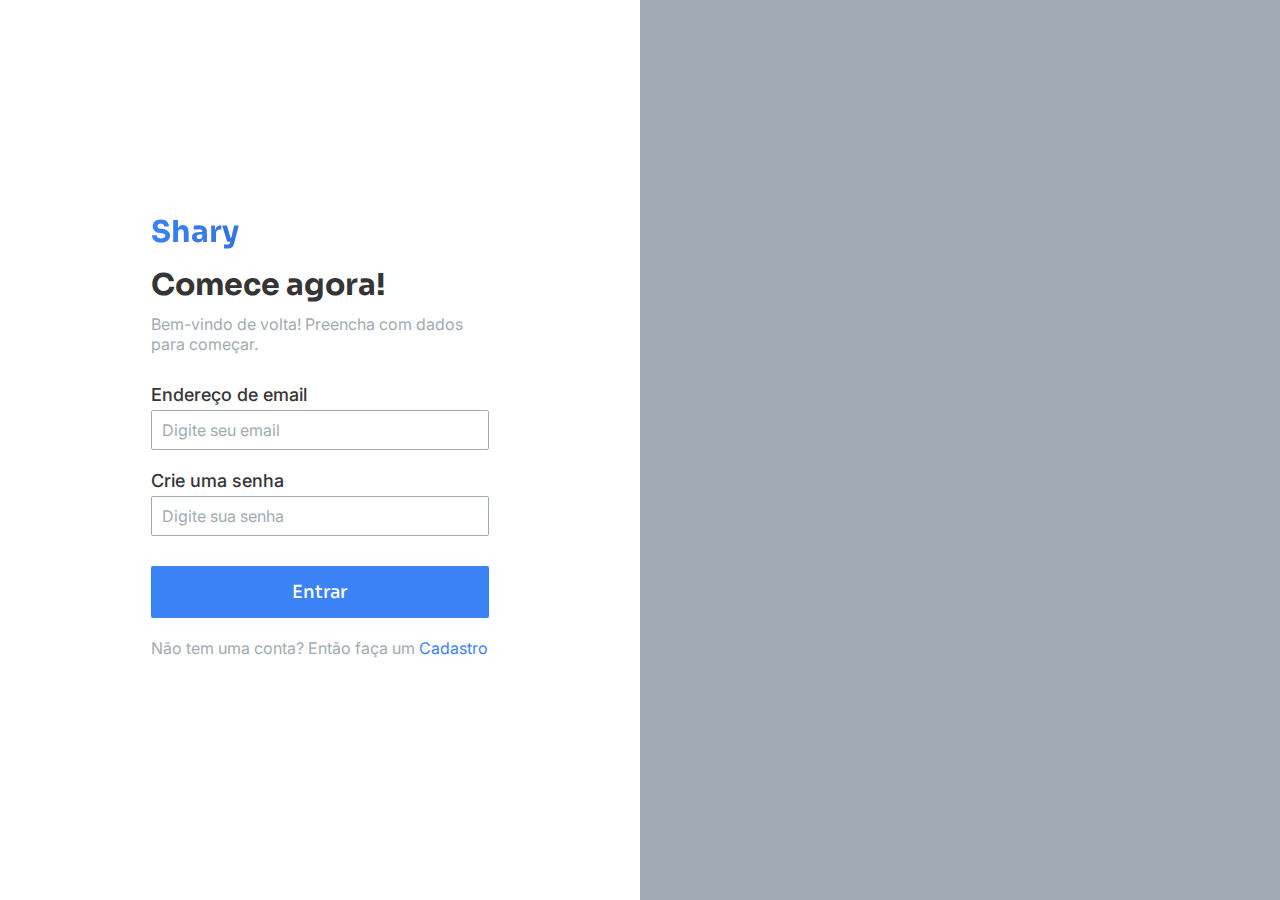
<file: sign-in/index.html>
<!DOCTYPE html>
<html lang="pt-br">
  <head>
    <link rel="preconnect" href="https://fonts.googleapis.com" />
    <link rel="preconnect" href="https://fonts.gstatic.com" crossorigin />
    <link
      href="https://fonts.googleapis.com/css2?family=Inter:wght@100..900&family=Sora:wght@100..800&display=swap"
      rel="stylesheet"
    />
    <meta charset="UTF-8" />
    <meta name="viewport" content="width=device-width, initial-scale=1.0" />
    <link rel="stylesheet" href="style.css" />
    <link rel="shortcut icon" href="../assets/logo.svg" type="image/x-icon" />
    <title>Shary - Login</title>
  </head>
  <body>
    <main>
      <form action="/login" method="post">
        <div id="container">
          <div id="logo">Shary</div>
          <h1>Comece agora!</h1>
          <p>Bem-vindo de volta! Preencha com dados para começar.</p>

          <div id="sign-in-fields">
            <label for="email-input">
              <p>Endereço de email</p>
              <input
                type="email"
                id="email-input"
                name="email"
                placeholder="Digite seu email"
                required
              />
            </label>

            <label for="password-input">
              <p>Crie uma senha</p>
              <input
                type="password"
                id="password-input"
                name="password"
                placeholder="Digite sua senha"
                minlength="6"
                required
              />
            </label>
          </div>

          <button type="submit">Entrar</button>

          <p>
            Não tem uma conta? Então faça um
            <a href="../sign-up/index.html">Cadastro</a>
          </p>
        </div>
      </form>
    </main>

    <div id="hero-image"></div>
  </body>
  <!-- 
      ╱|、
    (˚ˎ 。7  
    |、˜〵          
    じしˍ,)ノ
  -->
</html>
</file>
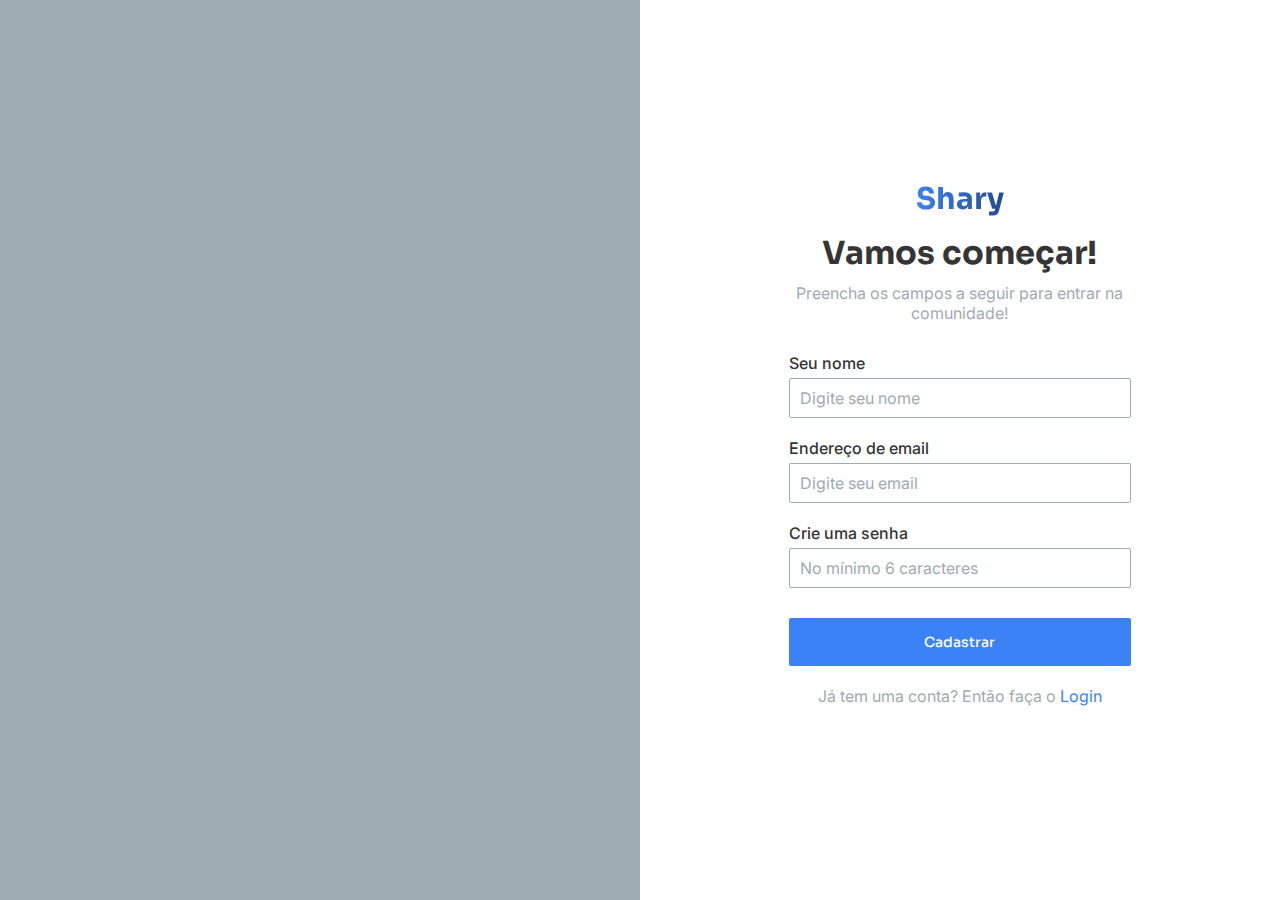
<file: sign-up/index.html>
<!DOCTYPE html>
<html lang="pt-br">
  <head>
    <link rel="preconnect" href="https://fonts.googleapis.com" />
    <link rel="preconnect" href="https://fonts.gstatic.com" crossorigin />
    <link
      href="https://fonts.googleapis.com/css2?family=Inter:wght@100..900&family=Sora:wght@100..800&display=swap"
      rel="stylesheet"
    />
    <meta charset="UTF-8" />
    <meta name="viewport" content="width=device-width, initial-scale=1.0" />
    <link rel="stylesheet" href="style.css" />
    <link rel="shortcut icon" href="../assets/logo.svg" type="image/x-icon" />
    <title>Shary - Cadastro</title>
  </head>
  <body>
    <div id="hero-image"></div>

    <main>
      <form action="/register" method="post">
        <div id="container">
          <div id="logo">Shary</div>
          <h1>Vamos começar!</h1>
          <p>Preencha os campos a seguir para entrar na comunidade!</p>

          <div id="sign-up-fields">
            <label for="name-input">
              <p>Seu nome</p>
              <input
                type="text"
                id="name-input"
                name="name"
                placeholder="Digite seu nome"
                required
              />
            </label>

            <label for="email-input">
              <p>Endereço de email</p>
              <input
                type="email"
                id="email-input"
                name="email"
                placeholder="Digite seu email"
                required
              />
            </label>

            <label for="password-input">
              <p>Crie uma senha</p>
              <input
                type="password"
                id="password-input"
                name="password"
                placeholder="No mínimo 6 caracteres"
                minlength="6"
                required
              />
            </label>
          </div>

          <button type="submit">Cadastrar</button>

          <p>
            Já tem uma conta? Então faça o
            <a href="../sign-in/index.html">Login</a>
          </p>
        </div>
      </form>
    </main>
  </body>
  <!-- 
      ╱|、
    (˚ˎ 。7  
    |、˜〵          
    じしˍ,)ノ
  -->
</html>
</file>
<file: sign-in/style.css>
* {
  box-sizing: border-box;
  margin: 0;
  padding: 0;
  outline: 0;
}

:root {
  --Light-Blue: #3b82f6;
  --Dark-Blue: #234c90;
  --Dark: #353535;
  --White: #ffffff;
  --Grayish-Blue: #9fabb2;
  --Sora: "Sora", serif;
  --Inter: "Inter", sans-serif;
}

html {
  font-size: 62.5%;
}

html,
body {
  height: 100vh;
  font-family: var(--Inter);
  text-rendering: optimizelegibility;
  -webkit-font-smoothing: antialiased;
}

body {
  display: flex;
  width: 100%;
}

#hero-image {
  width: 50%;
  background: var(--Grayish-Blue)
    url(https://images.unsplash.com/photo-1543269865-cbf427effbad?q=80&w=1470&auto=format&fit=crop&ixlib=rb-4.0.3&ixid=M3wxMjA3fDB8MHxwaG90by1wYWdlfHx8fGVufDB8fHx8fA%3D%3D)
    center/cover no-repeat;
}

main {
  width: 50%;
  display: flex;
  align-items: center;
  justify-content: center;
}

#container {
  width: 80%;
  margin: auto;
}

#logo {
  margin-bottom: 1.5rem;
  font-family: var(--Sora);
  font-size: 3rem;
  font-weight: bold;
  background-image: linear-gradient(
    to left,
    var(--Dark-Blue),
    var(--Light-Blue)
  );
  background-clip: text;
  -webkit-background-clip: text;
  -webkit-text-fill-color: transparent;
}

h1 {
  font-family: var(--Sora);
  color: var(--Dark);
  margin-bottom: 1rem;
  font-size: 3rem;
}

#container p {
  color: var(--Grayish-Blue);
  margin-bottom: 3rem;
  font-size: 1.6rem;
}

#sign-in-fields {
  display: flex;
  flex-direction: column;
  gap: 2rem;
  margin-bottom: 3rem;
}

#sign-in-fields p {
  color: var(--Dark);
  font-weight: 500;
  margin-bottom: 0.5rem;
  font-size: 1.8rem;
}

label > input {
  height: 4rem;
  border: 1px solid var(--Grayish-Blue);
  width: 100%;
  border-radius: 2px;
  padding-left: 1rem;
  font-size: 1.6rem;
  font-family: var(--Inter);
}

label > input::placeholder {
  color: var(--Grayish-Blue);
}

button {
  width: 100%;
  padding: 1.5rem 0;
  font-family: var(--Sora);
  font-weight: 500;
  font-size: 1.8rem;
  color: var(--White);
  cursor: pointer;
  background-color: var(--Light-Blue);
  border: none;
  border-radius: 2px;
  margin-bottom: 2rem;
}

a {
  color: var(--Light-Blue);
  text-decoration: none;
}

@media (max-width: 769px) {
  #hero-image {
    width: 40%;
  }

  main {
    width: 60%;
  }
}

@media (max-width: 481px) {
  #hero-image {
    display: none;
  }

  main {
    width: 100%;
    margin: 25rem auto;
  }

  h1 {
    font-size: 2.9rem;
  }

  .detail {
    width: 20rem;
    height: 20rem;
    border-radius: 100%;
    position: absolute;
  }
}
</file>
<file: sign-up/style.css>
* {
  box-sizing: border-box;
  margin: 0;
  padding: 0;
  outline: 0;
}

:root {
  --Light-Blue: #3b82f6;
  --Dark-Blue: #234c90;
  --Dark: #353535;
  --White: #ffffff;
  --Grayish-Blue: #9fabb2;
  --Sora: "Sora", serif;
  --Inter: "Inter", sans-serif;
}

html {
  font-size: 62.5%;
}

html,
body {
  height: 100vh;
  font-family: var(--Inter);
  text-rendering: optimizelegibility;
  -webkit-font-smoothing: antialiased;
}

body {
  font-size: 1.6rem;
  display: flex;
  width: 100%;
}

#hero-image {
  background: var(--Grayish-Blue)
    url(https://images.unsplash.com/photo-1484712401471-05c7215830eb?q=80&w=1470&auto=format&fit=crop&ixlib=rb-4.0.3&ixid=M3wxMjA3fDB8MHxwaG90by1wYWdlfHx8fGVufDB8fHx8fA%3D%3D)
    center/cover no-repeat;
  width: 50%;
}

main {
  width: 50%;
  display: flex;
  align-items: center;
  justify-content: center;
}

#container {
  width: 80%;
  margin: auto;
}

#logo {
  display: block;
  width: fit-content;
  margin: 1.5rem auto;
  font-family: var(--Sora);
  font-size: 3rem;
  font-weight: bold;
  background-image: linear-gradient(
    to left,
    var(--Dark-Blue),
    var(--Light-Blue)
  );
  background-clip: text;
  -webkit-background-clip: text;
  -webkit-text-fill-color: transparent;
}

h1 {
  font-family: var(--Sora);
  color: var(--Dark);
  text-align: center;
  margin-bottom: 1rem;
}

#container > p {
  text-align: center;
  color: var(--Grayish-Blue);
  margin-bottom: 3rem;
}

#sign-up-fields {
  display: flex;
  flex-direction: column;
  gap: 2rem;
  margin-bottom: 3rem;
}

label > p {
  color: var(--Dark);
  font-weight: 500;
  margin-bottom: 0.5rem;
}

label > input {
  height: 4rem;
  border: 1px solid var(--Grayish-Blue);
  width: 100%;
  border-radius: 2px;
  padding-left: 1rem;
  font-size: 1.6rem;
  font-family: var(--Inter);
}

label > input::placeholder {
  color: var(--Grayish-Blue);
}

button {
  width: 100%;
  padding: 1.5rem 0;
  font-family: var(--Sora);
  font-weight: 500;
  font-size: 1.4rem;
  color: var(--White);
  cursor: pointer;
  background-color: var(--Light-Blue);
  border: none;
  border-radius: 2px;
  margin-bottom: 2rem;
}

a {
  color: var(--Light-Blue);
  text-decoration: none;
}

@media (max-width: 769px) {
  #hero-image {
    width: 30%;
  }

  main {
    width: 70%;
  }
}

@media (max-width: 481px) {
  #hero-image {
    display: none;
  }

  main {
    width: 100%;
  }

  h1 {
    font-size: 2.9rem;
  }
}
</file>
